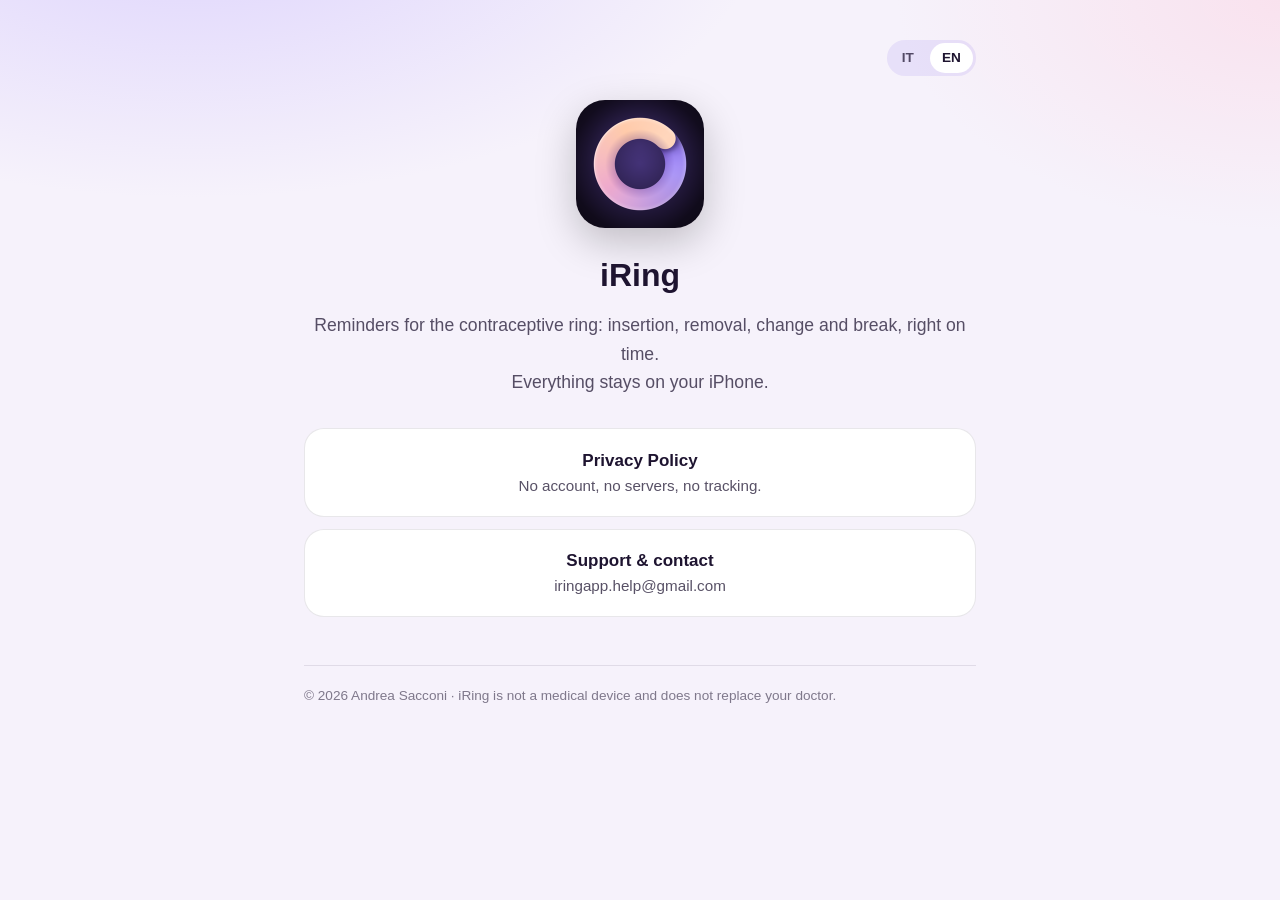
<file: index.html>
<!doctype html>
<html lang="it">
<head>
  <meta charset="utf-8">
  <meta name="viewport" content="width=device-width, initial-scale=1">
  <title>iRing</title>
  <meta name="title-it" content="iRing – Promemoria per l’anello">
  <meta name="title-en" content="iRing – Ring reminders">
  <meta name="description" content="iRing: reminders for the contraceptive ring. Everything stays on your iPhone.">
  <link rel="icon" type="image/png" href="assets/favicon.png">
  <link rel="apple-touch-icon" href="assets/apple-touch-icon.png">
  <link rel="stylesheet" href="assets/style.css">
  <script src="assets/lang.js"></script>
</head>
<body>
<main>
  <header class="brand">
    <div class="lang-switch" role="group" aria-label="Language">
      <button type="button" data-lang="it" aria-pressed="false">IT</button>
      <button type="button" data-lang="en" aria-pressed="false">EN</button>
    </div>
  </header>

  <section class="hero translation" lang="it">
    <img src="assets/icon-256.png" alt="Icona di iRing">
    <h1>iRing</h1>
    <p class="lead">Promemoria per l’anello contraccettivo: inserimento, rimozione, cambio e pausa, al momento giusto.<br>Tutto resta sul tuo iPhone.</p>
    <div class="links">
      <a class="card" href="privacy/?lang=it">Informativa sulla privacy<span>Nessun account, nessun server, nessun tracciamento.</span></a>
      <a class="card" href="mailto:iringapp.help@gmail.com?subject=iRing">Supporto e contatti<span>iringapp.help@gmail.com</span></a>
    </div>
  </section>

  <section class="hero translation" lang="en">
    <img src="assets/icon-256.png" alt="iRing icon">
    <h1>iRing</h1>
    <p class="lead">Reminders for the contraceptive ring: insertion, removal, change and break, right on time.<br>Everything stays on your iPhone.</p>
    <div class="links">
      <a class="card" href="privacy/?lang=en">Privacy Policy<span>No account, no servers, no tracking.</span></a>
      <a class="card" href="mailto:iringapp.help@gmail.com?subject=iRing">Support &amp; contact<span>iringapp.help@gmail.com</span></a>
    </div>
  </section>

  <footer>© 2026 Andrea Sacconi · iRing is not a medical device and does not replace your doctor.</footer>
</main>
</body>
</html>
</file>
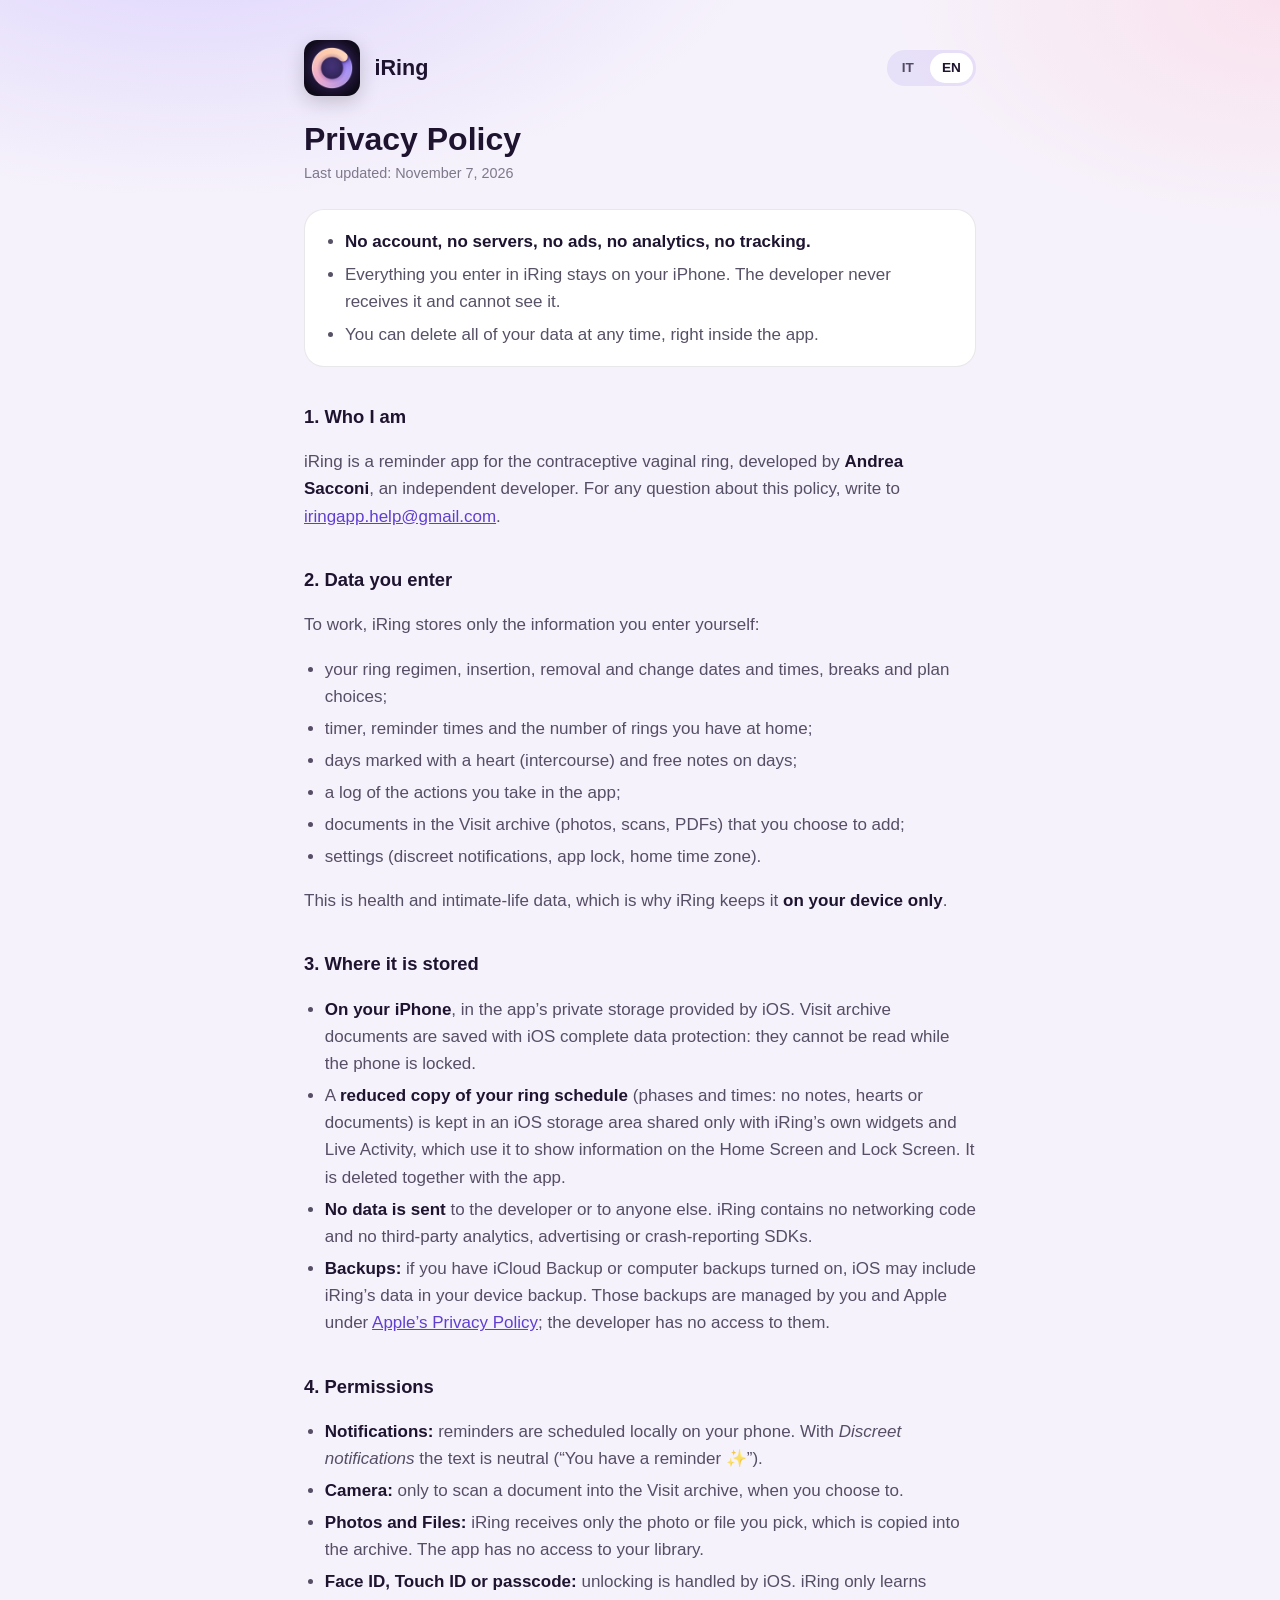
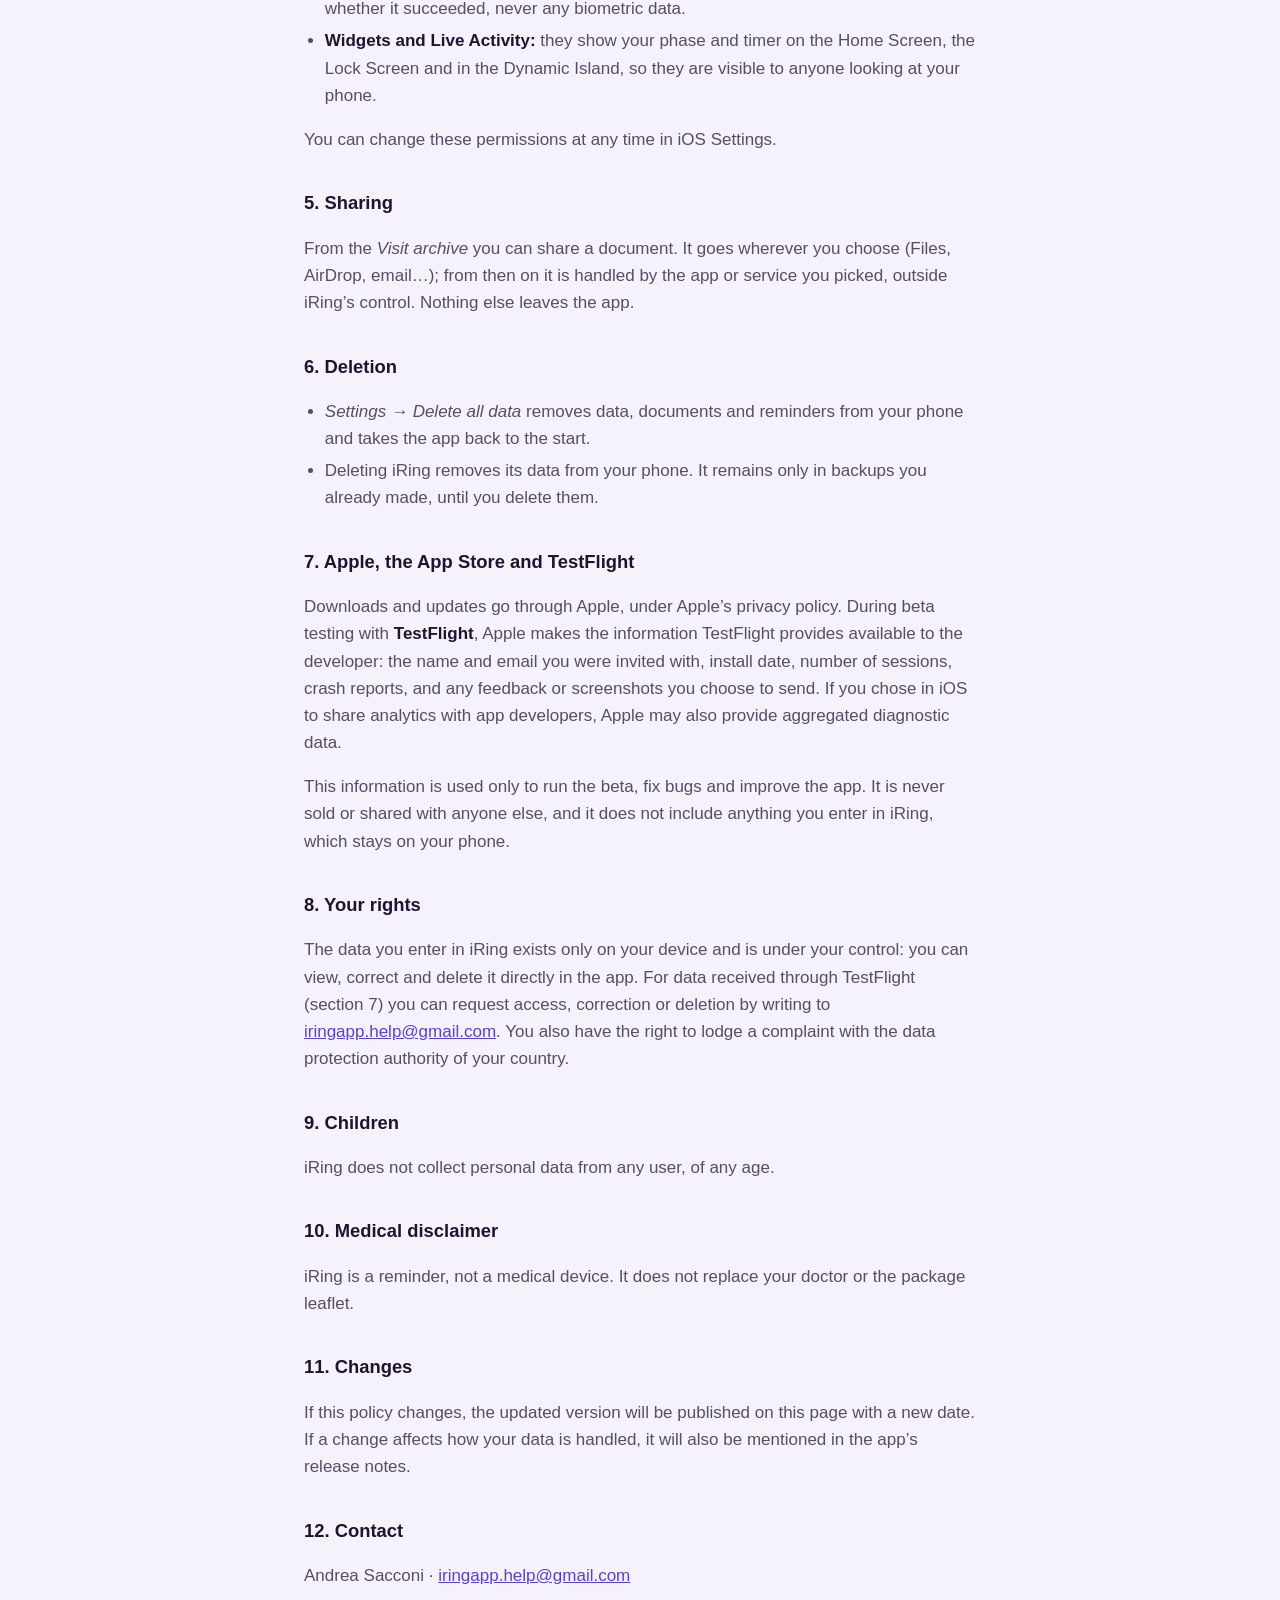
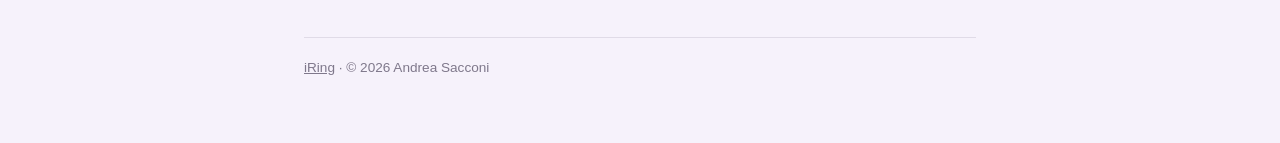
<file: privacy/index.html>
<!doctype html>
<html lang="it">
<head>
  <meta charset="utf-8">
  <meta name="viewport" content="width=device-width, initial-scale=1">
  <title>iRing – Privacy Policy</title>
  <meta name="title-it" content="iRing – Informativa sulla privacy">
  <meta name="title-en" content="iRing – Privacy Policy">
  <meta name="description" content="iRing keeps everything on your iPhone: no account, no servers, no analytics, no tracking.">
  <link rel="icon" type="image/png" href="../assets/favicon.png">
  <link rel="apple-touch-icon" href="../assets/apple-touch-icon.png">
  <link rel="stylesheet" href="../assets/style.css">
  <script src="../assets/lang.js"></script>
</head>
<body>
<main>
  <header class="brand">
    <img src="../assets/icon-256.png" alt="">
    <a href="../">iRing</a>
    <div class="lang-switch" role="group" aria-label="Language">
      <button type="button" data-lang="it" aria-pressed="false">IT</button>
      <button type="button" data-lang="en" aria-pressed="false">EN</button>
    </div>
  </header>

  <!-- ========================= ITALIANO ========================= -->
  <article class="translation" lang="it">
    <h1>Informativa sulla privacy</h1>
    <p class="updated">Ultimo aggiornamento: 7 novembre 2026</p>

    <div class="card">
      <ul>
        <li><strong>Nessun account, nessun server, nessuna pubblicità, nessuna analisi, nessun tracciamento.</strong></li>
        <li>Tutto ciò che inserisci in iRing resta sul tuo iPhone. Lo sviluppatore non lo riceve e non può vederlo.</li>
        <li>Puoi cancellare tutti i tuoi dati quando vuoi, direttamente dall’app.</li>
      </ul>
    </div>

    <h2>1. Chi sono</h2>
    <p>iRing è un’app per ricordare l’anello contraccettivo, sviluppata da <strong>Andrea Sacconi</strong>, sviluppatore indipendente. Per qualsiasi domanda su questa informativa scrivi a <a href="mailto:iringapp.help@gmail.com">iringapp.help@gmail.com</a>.</p>

    <h2>2. Dati che inserisci</h2>
    <p>Per funzionare, iRing salva solo le informazioni che inserisci tu:</p>
    <ul>
      <li>regime dell’anello, date e orari di inserimento, rimozione e cambio, pause e scelte del piano;</li>
      <li>timer, orari dei promemoria e scorta di anelli a casa;</li>
      <li>giorni segnati con il cuore (rapporti) e note libere sui giorni;</li>
      <li>registro delle azioni fatte nell’app;</li>
      <li>documenti dell’Archivio visite (foto, scansioni, PDF) che scegli di aggiungere;</li>
      <li>impostazioni (notifiche discrete, blocco, fuso orario di casa).</li>
    </ul>
    <p>Sono dati sulla salute e sulla vita intima: per questo iRing li tiene <strong>solo sul dispositivo</strong>.</p>

    <h2>3. Dove sono conservati</h2>
    <ul>
      <li><strong>Sul tuo iPhone</strong>, nello spazio riservato all’app da iOS. I documenti dell’Archivio visite sono salvati con la protezione dati completa di iOS: non sono leggibili mentre il telefono è bloccato.</li>
      <li>Una <strong>copia ridotta del calendario dell’anello</strong> (fasi e orari: niente note, cuori o documenti) è in uno spazio di iOS condiviso solo con i widget e la Live Activity di iRing, che la usano per mostrare le informazioni sulla schermata Home e di blocco. Viene eliminata insieme all’app.</li>
      <li><strong>Nessun dato viene inviato</strong> allo sviluppatore o a terzi. iRing non contiene codice di rete, né SDK di analisi, pubblicità o crash reporting di terze parti.</li>
      <li><strong>Backup:</strong> se hai attivato il backup su iCloud o sul computer, iOS può includere i dati di iRing nel backup del dispositivo. Questi backup sono gestiti da te e da Apple, secondo l’<a href="https://www.apple.com/it/legal/privacy/">informativa sulla privacy di Apple</a>; lo sviluppatore non vi ha accesso.</li>
    </ul>

    <h2>4. Permessi</h2>
    <ul>
      <li><strong>Notifiche:</strong> i promemoria sono programmati localmente sul telefono. Con <em>Notifiche discrete</em> il testo è neutro («Hai un promemoria ✨»).</li>
      <li><strong>Fotocamera:</strong> solo per scansionare un documento dell’Archivio visite, quando lo scegli tu.</li>
      <li><strong>Foto e File:</strong> iRing riceve solo la foto o il file che selezioni, che viene copiato nell’archivio. L’app non ha accesso alla tua libreria.</li>
      <li><strong>Face ID, Touch ID o codice:</strong> lo sblocco è gestito da iOS. iRing riceve solo l’esito (riuscito o no), mai dati biometrici.</li>
      <li><strong>Widget e Live Activity:</strong> mostrano fase e timer sulla schermata Home, sulla schermata di blocco e nella Dynamic Island, quindi sono visibili a chi guarda il telefono.</li>
    </ul>
    <p>Puoi cambiare questi permessi in qualsiasi momento da Impostazioni di iOS.</p>

    <h2>5. Condivisione</h2>
    <p>Dall’<em>Archivio visite</em> puoi condividere un documento. Va dove scegli tu (File, AirDrop, email…); da lì in poi è gestito dall’app o dal servizio che hai scelto, fuori dal controllo di iRing. Nient’altro esce dall’app.</p>

    <h2>6. Cancellazione</h2>
    <ul>
      <li><em>Impostazioni → Cancella tutti i dati</em> elimina dal telefono dati, documenti e promemoria, e riporta l’app all’inizio.</li>
      <li>Disinstallare iRing elimina i dati dal telefono. Restano solo nei backup già fatti, finché non li elimini.</li>
    </ul>

    <h2>7. Apple, App Store e TestFlight</h2>
    <p>Download e aggiornamenti passano da Apple, secondo la sua informativa sulla privacy. Durante il beta test con <strong>TestFlight</strong>, Apple mette a disposizione dello sviluppatore le informazioni previste da TestFlight: nome ed email con cui sei stato invitato, data di installazione, numero di sessioni, crash report e i feedback o screenshot che decidi di inviare. Se in iOS hai scelto di condividere i dati di analisi con gli sviluppatori, Apple può fornire anche dati diagnostici aggregati.</p>
    <p>Questi dati servono solo a gestire il beta test, correggere errori e migliorare l’app, non vengono venduti né condivisi con altri, e non contengono le informazioni che inserisci in iRing, che restano sul telefono.</p>

    <h2>8. I tuoi diritti</h2>
    <p>I dati che inserisci in iRing sono solo sul tuo dispositivo e li controlli tu: puoi consultarli, correggerli e cancellarli direttamente nell’app. Per i dati ricevuti tramite TestFlight (punto 7) puoi chiedere accesso, rettifica o cancellazione scrivendo a <a href="mailto:iringapp.help@gmail.com">iringapp.help@gmail.com</a>. Hai anche il diritto di proporre reclamo all’autorità di controllo del tuo paese (in Italia, il <a href="https://www.garanteprivacy.it/">Garante per la protezione dei dati personali</a>).</p>

    <h2>9. Minori</h2>
    <p>iRing non raccoglie dati personali di nessun utente, di nessuna età.</p>

    <h2>10. Avvertenza medica</h2>
    <p>iRing è un promemoria, non un dispositivo medico. Non sostituisce il medico né il foglietto illustrativo.</p>

    <h2>11. Modifiche</h2>
    <p>Se questa informativa cambia, la versione aggiornata sarà pubblicata su questa pagina con una nuova data. Se un cambiamento riguarda il modo in cui sono trattati i tuoi dati, sarà indicato anche nelle note di aggiornamento dell’app.</p>

    <h2>12. Contatti</h2>
    <p>Andrea Sacconi · <a href="mailto:iringapp.help@gmail.com">iringapp.help@gmail.com</a></p>
  </article>

  <!-- ========================= ENGLISH ========================= -->
  <article class="translation" lang="en">
    <h1>Privacy Policy</h1>
    <p class="updated">Last updated: November 7, 2026</p>

    <div class="card">
      <ul>
        <li><strong>No account, no servers, no ads, no analytics, no tracking.</strong></li>
        <li>Everything you enter in iRing stays on your iPhone. The developer never receives it and cannot see it.</li>
        <li>You can delete all of your data at any time, right inside the app.</li>
      </ul>
    </div>

    <h2>1. Who I am</h2>
    <p>iRing is a reminder app for the contraceptive vaginal ring, developed by <strong>Andrea Sacconi</strong>, an independent developer. For any question about this policy, write to <a href="mailto:iringapp.help@gmail.com">iringapp.help@gmail.com</a>.</p>

    <h2>2. Data you enter</h2>
    <p>To work, iRing stores only the information you enter yourself:</p>
    <ul>
      <li>your ring regimen, insertion, removal and change dates and times, breaks and plan choices;</li>
      <li>timer, reminder times and the number of rings you have at home;</li>
      <li>days marked with a heart (intercourse) and free notes on days;</li>
      <li>a log of the actions you take in the app;</li>
      <li>documents in the Visit archive (photos, scans, PDFs) that you choose to add;</li>
      <li>settings (discreet notifications, app lock, home time zone).</li>
    </ul>
    <p>This is health and intimate-life data, which is why iRing keeps it <strong>on your device only</strong>.</p>

    <h2>3. Where it is stored</h2>
    <ul>
      <li><strong>On your iPhone</strong>, in the app’s private storage provided by iOS. Visit archive documents are saved with iOS complete data protection: they cannot be read while the phone is locked.</li>
      <li>A <strong>reduced copy of your ring schedule</strong> (phases and times: no notes, hearts or documents) is kept in an iOS storage area shared only with iRing’s own widgets and Live Activity, which use it to show information on the Home Screen and Lock Screen. It is deleted together with the app.</li>
      <li><strong>No data is sent</strong> to the developer or to anyone else. iRing contains no networking code and no third-party analytics, advertising or crash-reporting SDKs.</li>
      <li><strong>Backups:</strong> if you have iCloud Backup or computer backups turned on, iOS may include iRing’s data in your device backup. Those backups are managed by you and Apple under <a href="https://www.apple.com/legal/privacy/">Apple’s Privacy Policy</a>; the developer has no access to them.</li>
    </ul>

    <h2>4. Permissions</h2>
    <ul>
      <li><strong>Notifications:</strong> reminders are scheduled locally on your phone. With <em>Discreet notifications</em> the text is neutral (“You have a reminder ✨”).</li>
      <li><strong>Camera:</strong> only to scan a document into the Visit archive, when you choose to.</li>
      <li><strong>Photos and Files:</strong> iRing receives only the photo or file you pick, which is copied into the archive. The app has no access to your library.</li>
      <li><strong>Face ID, Touch ID or passcode:</strong> unlocking is handled by iOS. iRing only learns whether it succeeded, never any biometric data.</li>
      <li><strong>Widgets and Live Activity:</strong> they show your phase and timer on the Home Screen, the Lock Screen and in the Dynamic Island, so they are visible to anyone looking at your phone.</li>
    </ul>
    <p>You can change these permissions at any time in iOS Settings.</p>

    <h2>5. Sharing</h2>
    <p>From the <em>Visit archive</em> you can share a document. It goes wherever you choose (Files, AirDrop, email…); from then on it is handled by the app or service you picked, outside iRing’s control. Nothing else leaves the app.</p>

    <h2>6. Deletion</h2>
    <ul>
      <li><em>Settings → Delete all data</em> removes data, documents and reminders from your phone and takes the app back to the start.</li>
      <li>Deleting iRing removes its data from your phone. It remains only in backups you already made, until you delete them.</li>
    </ul>

    <h2>7. Apple, the App Store and TestFlight</h2>
    <p>Downloads and updates go through Apple, under Apple’s privacy policy. During beta testing with <strong>TestFlight</strong>, Apple makes the information TestFlight provides available to the developer: the name and email you were invited with, install date, number of sessions, crash reports, and any feedback or screenshots you choose to send. If you chose in iOS to share analytics with app developers, Apple may also provide aggregated diagnostic data.</p>
    <p>This information is used only to run the beta, fix bugs and improve the app. It is never sold or shared with anyone else, and it does not include anything you enter in iRing, which stays on your phone.</p>

    <h2>8. Your rights</h2>
    <p>The data you enter in iRing exists only on your device and is under your control: you can view, correct and delete it directly in the app. For data received through TestFlight (section 7) you can request access, correction or deletion by writing to <a href="mailto:iringapp.help@gmail.com">iringapp.help@gmail.com</a>. You also have the right to lodge a complaint with the data protection authority of your country.</p>

    <h2>9. Children</h2>
    <p>iRing does not collect personal data from any user, of any age.</p>

    <h2>10. Medical disclaimer</h2>
    <p>iRing is a reminder, not a medical device. It does not replace your doctor or the package leaflet.</p>

    <h2>11. Changes</h2>
    <p>If this policy changes, the updated version will be published on this page with a new date. If a change affects how your data is handled, it will also be mentioned in the app’s release notes.</p>

    <h2>12. Contact</h2>
    <p>Andrea Sacconi · <a href="mailto:iringapp.help@gmail.com">iringapp.help@gmail.com</a></p>
  </article>

  <footer>
    <a href="../">iRing</a> · © 2026 Andrea Sacconi
  </footer>
</main>
</body>
</html>
</file>
<file: assets/style.css>
:root {
  color-scheme: light dark;
  --bg: #f6f2fb;
  --card: #ffffff;
  --ink: #1e1430;
  --ink2: rgba(30, 20, 48, 0.74);
  --ink3: rgba(30, 20, 48, 0.55);
  --accent: #5f3fd0;
  --accent-soft: rgba(122, 92, 230, 0.12);
  --line: rgba(30, 20, 48, 0.1);
  --glow: radial-gradient(60rem 30rem at 15% -10%, rgba(191, 174, 255, 0.45), transparent 60%),
          radial-gradient(40rem 24rem at 100% 0%, rgba(255, 196, 214, 0.35), transparent 60%);
}

@media (prefers-color-scheme: dark) {
  :root {
    --bg: #0c0912;
    --card: #1a1426;
    --ink: #f6f1fb;
    --ink2: rgba(246, 241, 251, 0.72);
    --ink3: rgba(246, 241, 251, 0.5);
    --accent: #bfaeff;
    --accent-soft: rgba(191, 174, 255, 0.14);
    --line: rgba(246, 241, 251, 0.1);
    --glow: radial-gradient(60rem 30rem at 15% -10%, rgba(120, 90, 220, 0.35), transparent 60%),
            radial-gradient(40rem 24rem at 100% 0%, rgba(200, 90, 150, 0.18), transparent 60%);
  }
}

* { box-sizing: border-box; }

html { -webkit-text-size-adjust: 100%; }

body {
  margin: 0;
  background: var(--glow), var(--bg);
  background-attachment: fixed;
  color: var(--ink);
  font: 17px/1.6 ui-rounded, -apple-system, BlinkMacSystemFont, "SF Pro Rounded", "Segoe UI", Roboto, sans-serif;
}

main {
  max-width: 44rem;
  margin: 0 auto;
  padding: 2.5rem 1rem 4rem;
}

header.brand {
  display: flex;
  align-items: center;
  gap: 0.9rem;
  margin-bottom: 1.5rem;
}

header.brand img {
  width: 56px;
  height: 56px;
  border-radius: 13px;
  box-shadow: 0 6px 20px rgba(0, 0, 0, 0.18);
}

header.brand a {
  color: inherit;
  text-decoration: none;
  font-weight: 700;
  font-size: 1.35rem;
}

.lang-switch {
  margin-left: auto;
  display: flex;
  gap: 0.25rem;
  background: var(--accent-soft);
  border-radius: 999px;
  padding: 0.2rem;
}

.lang-switch button {
  border: 0;
  background: transparent;
  color: var(--ink2);
  font: inherit;
  font-size: 0.85rem;
  font-weight: 600;
  padding: 0.25rem 0.75rem;
  border-radius: 999px;
  cursor: pointer;
}

.lang-switch button[aria-pressed="true"] {
  background: var(--card);
  color: var(--ink);
}

/* Without JS both languages show; with JS only the chosen one. */
html.js-lang-it [lang="en"].translation,
html.js-lang-en [lang="it"].translation { display: none; }

h1 {
  font-size: 2rem;
  line-height: 1.2;
  margin: 0 0 0.25rem;
}

h2 {
  font-size: 1.15rem;
  margin: 2.2rem 0 0.5rem;
}

p, li { color: var(--ink2); }

strong { color: var(--ink); }

a { color: var(--accent); }

.updated {
  color: var(--ink3);
  font-size: 0.9rem;
  margin: 0 0 1.5rem;
}

.card {
  background: var(--card);
  border: 1px solid var(--line);
  border-radius: 20px;
  padding: 1.1rem 1.3rem;
}

.card ul { margin: 0; padding-left: 1.2rem; }

.card li + li { margin-top: 0.35rem; }

ul { padding-left: 1.3rem; }

li + li { margin-top: 0.3rem; }

.translation + .translation { margin-top: 3rem; padding-top: 2rem; border-top: 1px solid var(--line); }

html[class*="js-lang-"] .translation + .translation { margin-top: 0; padding-top: 0; border-top: 0; }

footer {
  margin-top: 3rem;
  padding-top: 1.2rem;
  border-top: 1px solid var(--line);
  color: var(--ink3);
  font-size: 0.85rem;
}

footer a { color: inherit; }

.hero {
  text-align: center;
  padding-top: 2rem;
}

.hero img {
  width: 128px;
  height: 128px;
  border-radius: 29px;
  box-shadow: 0 14px 40px rgba(0, 0, 0, 0.22);
}

.hero h1 { margin-top: 1.2rem; }

.hero .lead { font-size: 1.1rem; }

.links {
  display: grid;
  gap: 0.75rem;
  margin-top: 2rem;
}

.links a {
  display: block;
  text-decoration: none;
  color: var(--ink);
  font-weight: 600;
}

.links a span {
  display: block;
  font-weight: 400;
  color: var(--ink2);
  font-size: 0.95rem;
}

@media (max-width: 480px) {
  body { font-size: 16px; }
  h1 { font-size: 1.65rem; }
  header.brand img { width: 44px; height: 44px; border-radius: 10px; }
}
</file>
